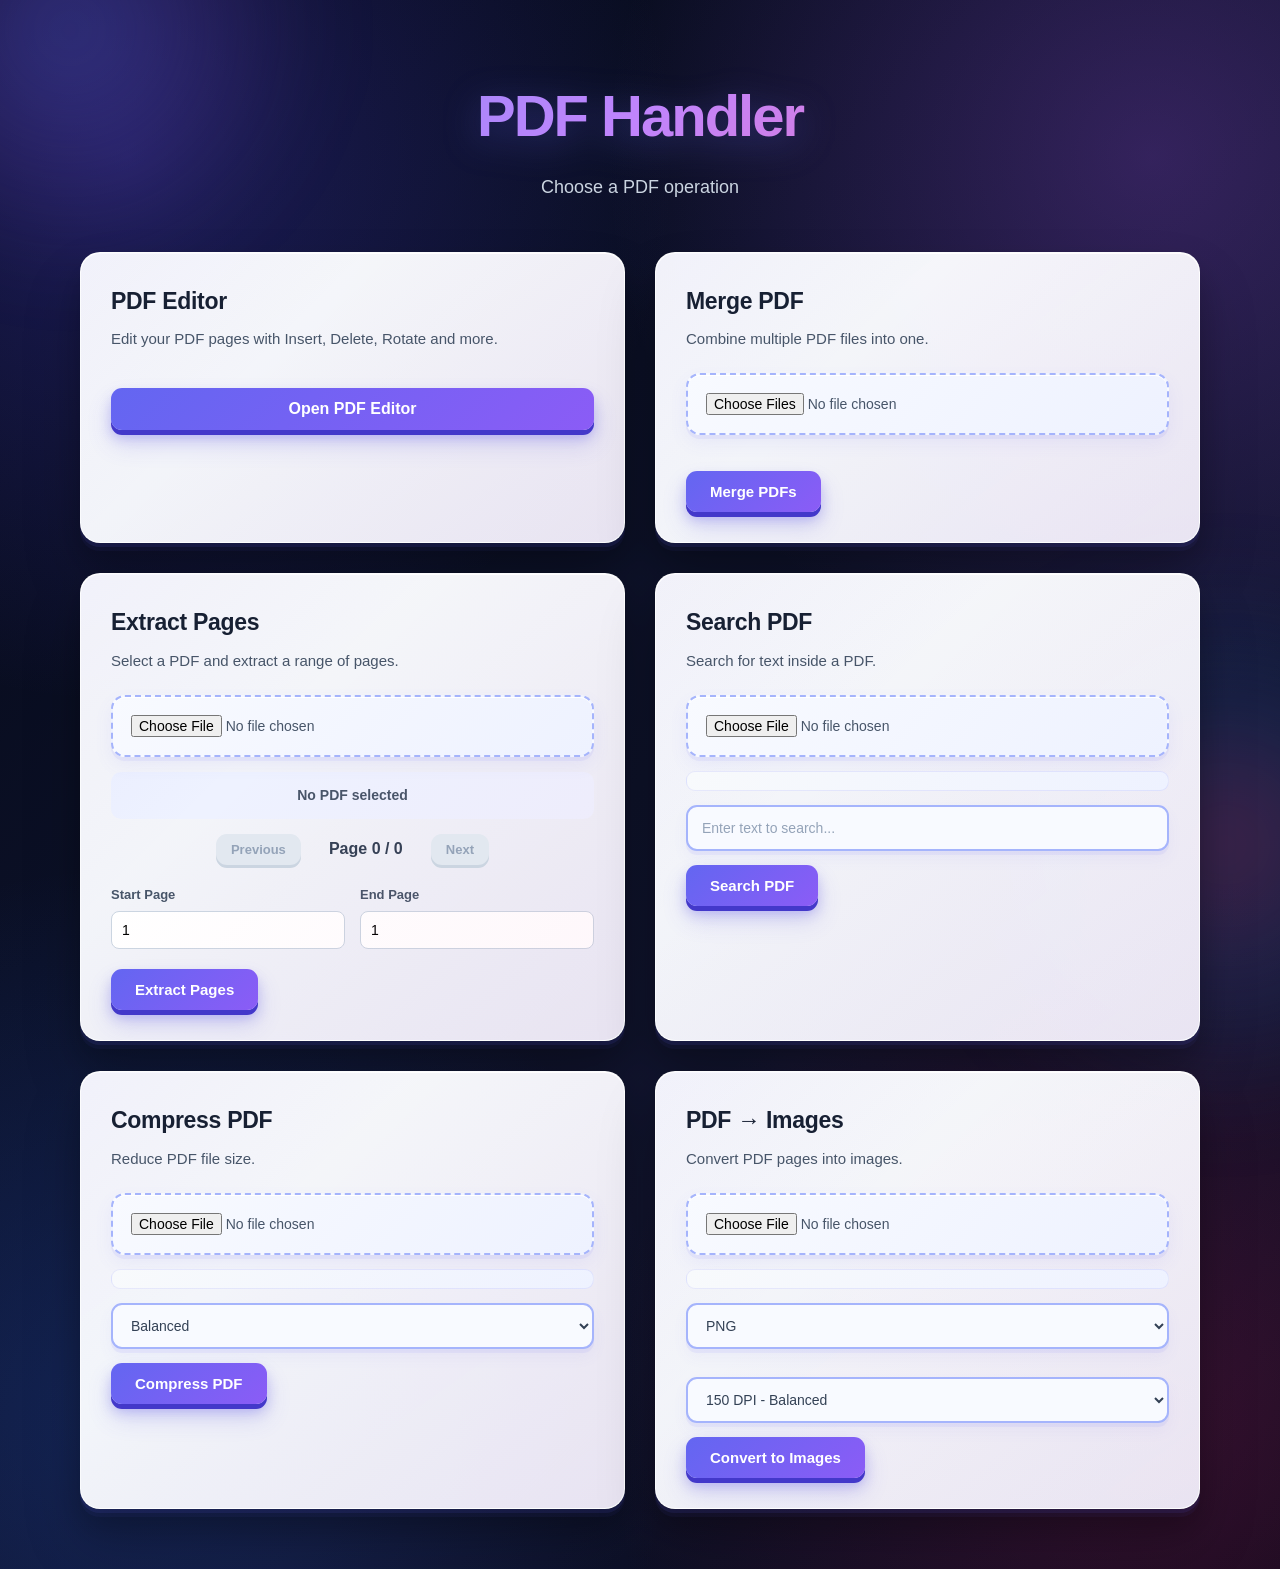
<file: frontend/index.html>
<!DOCTYPE html>
<html lang="en">

<head>

    <meta charset="UTF-8">

    <meta
        name="viewport"
        content="width=device-width, initial-scale=1.0"
    >

    <title>PDF Handler</title>

    <link
        rel="stylesheet"
        href="css/style.css"
    >

</head>


<body>

<div class="container">

    <h1>PDF Handler</h1>

    <p>
        Choose a PDF operation
    </p>


    <div class="tools">


        <!-- ========================= -->
        <!-- PDF EDITOR -->
        <!-- ========================= -->

        <div class="tool-card">

            <h2>PDF Editor</h2>

            <p>
                Edit your PDF pages with Insert, Delete,
                Rotate and more.
            </p>

            <button
                id="editorButton"
                class="editor-button"
            >
                Open PDF Editor
            </button>

        </div>


        <!-- ========================= -->
        <!-- MERGE PDF -->
        <!-- ========================= -->

        <div class="tool-card">

            <h2>Merge PDF</h2>

            <p>
                Combine multiple PDF files into one.
            </p>

            <input
                type="file"
                id="pdfFiles"
                accept=".pdf"
                multiple
            >

            <div id="fileList"></div>

            <button id="mergeButton">
                Merge PDFs
            </button>

        </div>


        <!-- ========================= -->
        <!-- EXTRACT PDF -->
        <!-- ========================= -->

        <div class="tool-card">

            <h2>Extract Pages</h2>

            <p>
                Select a PDF and extract a range of pages.
            </p>

            <input
                type="file"
                id="extractPdf"
                accept=".pdf"
            >

            <!-- PDF INFORMATION -->

            <div
                id="pdfInfo"
                class="pdf-info"
            >
                No PDF selected
            </div>


            <!-- PDF PREVIEW -->

            <div
                id="previewContainer"
                class="preview-container"
            >

                <img
                    id="pdfPreview"
                    alt="PDF Preview"
                >

            </div>


            <!-- PAGE NAVIGATION -->

            <div
                id="pageNavigation"
                class="page-navigation"
            >

                <button
                    id="previousPage"
                    disabled
                >
                    Previous
                </button>


                <span id="pageNumber">
                    Page 0 / 0
                </span>


                <button
                    id="nextPage"
                    disabled
                >
                    Next
                </button>

            </div>


            <!-- EXTRACTION RANGE -->

            <div class="extract-range">

                <div>

                    <label for="startPage">
                        Start Page
                    </label>

                    <input
                        type="number"
                        id="startPage"
                        min="1"
                        value="1"
                    >

                </div>


                <div>

                    <label for="endPage">
                        End Page
                    </label>

                    <input
                        type="number"
                        id="endPage"
                        min="1"
                        value="1"
                    >

                </div>

            </div>


            <button id="extractButton">
                Extract Pages
            </button>

        </div>


        <!-- ========================= -->
        <!-- SEARCH PDF -->
        <!-- ========================= -->

        <div class="tool-card">

            <h2>Search PDF</h2>

            <p>
                Search for text inside a PDF.
            </p>

            <input
                type="file"
                id="searchPdfFile"
                accept=".pdf"
            >

            <div
                id="searchFileName"
                class="selected-file"
            ></div>

            <input
                type="text"
                id="searchText"
                placeholder="Enter text to search..."
                class="search-input"
            >

            <button id="searchButton">
                Search PDF
            </button>

            <div id="searchResults"></div>

        </div>


        <!-- ========================= -->
        <!-- COMPRESS PDF -->
        <!-- ========================= -->

        <div class="tool-card">

            <h2>Compress PDF</h2>

            <p>
                Reduce PDF file size.
            </p>

            <input
                type="file"
                id="compressPdfFile"
                accept=".pdf"
            >

            <div
                id="compressFileName"
                class="selected-file"
            ></div>


            <select
                id="compressionQuality"
                class="compression-select"
            >

                <option value="low">
                    Strong Compression
                </option>

                <option
                    value="medium"
                    selected
                >
                    Balanced
                </option>

                <option value="high">
                    High Quality
                </option>

            </select>


            <button id="compressButton">
                Compress PDF
            </button>


            <div id="compressStatus"></div>

        </div>


        <!-- ========================= -->
        <!-- CONVERT PDF -->
        <!-- ========================= -->

        <div class="tool-card">

            <h2>PDF → Images</h2>

            <p>
                Convert PDF pages into images.
            </p>


            <input
                type="file"
                id="convertPdfFile"
                accept=".pdf"
            >


            <div
                id="convertFileName"
                class="selected-file"
            ></div>


            <!-- IMAGE FORMAT -->

            <select
                id="imageFormat"
                class="compression-select"
            >

                <option value="png">
                    PNG
                </option>

                <option value="jpg">
                    JPG
                </option>

            </select>


            <!-- DPI -->

            <select
                id="imageDpi"
                class="compression-select"
            >

                <option value="72">
                    72 DPI - Fast
                </option>

                <option
                    value="150"
                    selected
                >
                    150 DPI - Balanced
                </option>

                <option value="200">
                    200 DPI - High Quality
                </option>

                <option value="300">
                    300 DPI - Very High Quality
                </option>

            </select>


            <button id="convertButton">
                Convert to Images
            </button>


            <div id="convertStatus"></div>

        </div>


    </div>


    <!-- STATUS -->

    <p id="status"></p>


</div>


<!-- ========================= -->
<!-- JAVASCRIPT -->
<!-- ========================= -->

<script src="js/app.js"></script>


<script>

    /*
     * Open PDF Editor
     */

    document
        .getElementById("editorButton")
        .addEventListener("click", function () {

            window.location.href = "editor.html";

        });

</script>


</body>

</html>
</file>
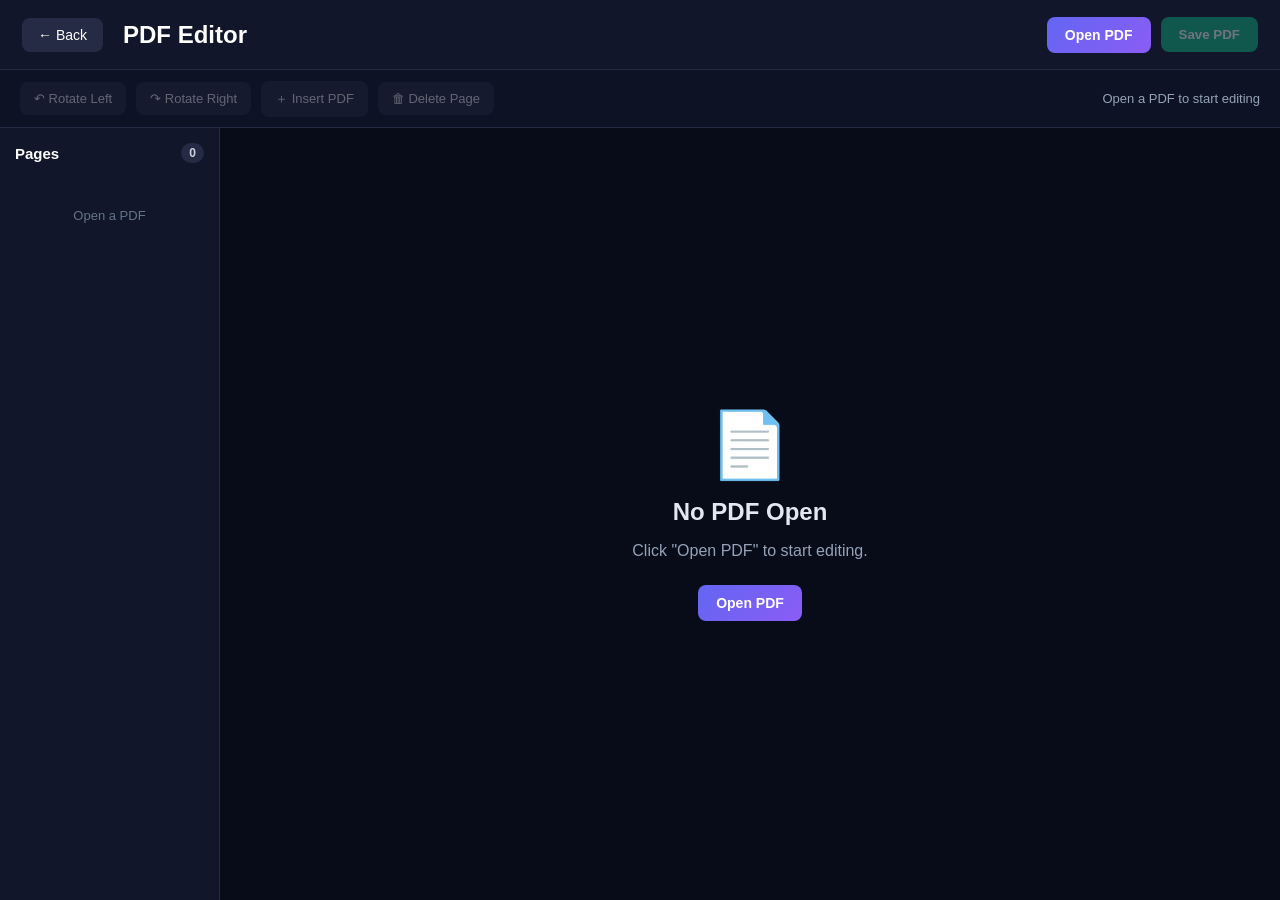
<file: frontend/editor.html>
<!DOCTYPE html>
<html lang="en">

<head>

    <meta charset="UTF-8">

    <meta
        name="viewport"
        content="width=device-width, initial-scale=1.0"
    >

    <title>PDF Editor</title>

    <link
        rel="stylesheet"
        href="css/editor.css"
    >

</head>


<body>


<div class="editor-page">


    <!-- ========================= -->
    <!-- HEADER -->
    <!-- ========================= -->

    <header class="editor-header">

        <button
            id="backButton"
            class="back-button"
        >
            ← Back
        </button>


        <h1>PDF Editor</h1>


        <div class="header-actions">

            <label class="open-pdf-button">

                Open PDF

                <input
                    type="file"
                    id="pdfInput"
                    accept=".pdf"
                    hidden
                >

            </label>


            <button
                id="saveButton"
                disabled
            >
                Save PDF
            </button>

        </div>

    </header>


    <!-- ========================= -->
    <!-- TOOLBAR -->
    <!-- ========================= -->

    <div class="toolbar">

        <button
            id="rotateLeftButton"
            disabled
        >
            ↶ Rotate Left
        </button>


        <button
            id="rotateRightButton"
            disabled
        >
            ↷ Rotate Right
        </button>


        <button
            id="insertButton"
            disabled
        >
            ＋ Insert PDF
        </button>


        <button
            id="deleteButton"
            disabled
        >
            🗑 Delete Page
        </button>


        <input
            type="file"
            id="insertInput"
            accept=".pdf"
            hidden
        >


        <span
            id="editorStatus"
            class="editor-status"
        >
            Open a PDF to start editing
        </span>

    </div>


    <!-- ========================= -->
    <!-- WORKSPACE -->
    <!-- ========================= -->

    <main class="workspace">


        <!-- PAGE SIDEBAR -->

        <aside class="pages-sidebar">

            <div class="sidebar-title">

                <span>Pages</span>

                <span id="pageCount">
                    0
                </span>

            </div>


            <div id="pageList">

                <div class="empty-pages">

                    Open a PDF

                </div>

            </div>

        </aside>


        <!-- PDF PREVIEW -->

        <section class="preview-area">


            <div
                id="emptyPreview"
                class="empty-preview"
            >

                <div class="empty-icon">
                    📄
                </div>

                <h2>
                    No PDF Open
                </h2>

                <p>
                    Click "Open PDF" to start editing.
                </p>


                <label class="open-large-button">

                    Open PDF

                    <input
                        type="file"
                        id="pdfInputLarge"
                        accept=".pdf"
                        hidden
                    >

                </label>

            </div>


            <div
                id="pdfPreview"
                class="pdf-preview"
            >

                <div class="preview-header">

                    <span id="currentPageText">
                        Page 0
                    </span>

                </div>


                <div class="page-canvas-container">

                    <img
                        id="pageImage"
                        alt="PDF Page"
                    >

                </div>

            </div>


        </section>


    </main>


</div>


<script src="js/editor.js"></script>


</body>

</html>
</file>
<file: frontend/css/style.css>
/* =========================================
   PDF HANDLER - MODERN POPUP DARK UI
========================================= */

:root {
    --primary: #6366f1;
    --primary-dark: #4f46e5;
    --secondary: #8b5cf6;

    --text-dark: #172033;
    --text: #475569;
    --text-light: #94a3b8;

    --background: #080b18;
    --card: #ffffff;
    --border: #e2e8f0;

    --success: #10b981;

    --radius: 20px;
}


/* =========================================
   RESET
========================================= */

* {
    margin: 0;
    padding: 0;
    box-sizing: border-box;
}

html {
    scroll-behavior: smooth;
}


/* =========================================
   BODY
========================================= */

body {
    font-family:
        Inter,
        -apple-system,
        BlinkMacSystemFont,
        "Segoe UI",
        sans-serif;

    min-height: 100vh;

    color: #f8fafc;

    line-height: 1.6;

    position: relative;

    overflow-x: hidden;

    background:
        radial-gradient(
            circle at 10% 10%,
            rgba(79, 70, 229, 0.30),
            transparent 30%
        ),
        radial-gradient(
            circle at 90% 10%,
            rgba(168, 85, 247, 0.25),
            transparent 30%
        ),
        radial-gradient(
            circle at 10% 90%,
            rgba(37, 99, 235, 0.22),
            transparent 30%
        ),
        radial-gradient(
            circle at 90% 90%,
            rgba(219, 39, 119, 0.22),
            transparent 30%
        ),
        linear-gradient(
            135deg,
            #050816 0%,
            #0b1026 35%,
            #11142e 65%,
            #050816 100%
        );
}


/* =========================================
   BACKGROUND GLOW
========================================= */

body::before {
    content: "";

    position: fixed;

    width: 500px;
    height: 500px;

    top: -220px;
    left: -180px;

    background:
        radial-gradient(
            circle,
            rgba(99, 102, 241, 0.35),
            rgba(139, 92, 246, 0.15),
            transparent 70%
        );

    filter: blur(45px);

    border-radius: 50%;

    pointer-events: none;

    z-index: -1;

    animation: floatLeft 12s ease-in-out infinite;
}


body::after {
    content: "";

    position: fixed;

    width: 550px;
    height: 550px;

    right: -220px;
    bottom: -220px;

    background:
        radial-gradient(
            circle,
            rgba(236, 72, 153, 0.30),
            rgba(59, 130, 246, 0.15),
            transparent 70%
        );

    filter: blur(50px);

    border-radius: 50%;

    pointer-events: none;

    z-index: -1;

    animation: floatRight 14s ease-in-out infinite;
}


/* =========================================
   BACKGROUND ANIMATION
========================================= */

@keyframes floatLeft {
    0% {
        transform: translate(0, 0) scale(1);
    }

    50% {
        transform: translate(45px, 35px) scale(1.08);
    }

    100% {
        transform: translate(0, 0) scale(1);
    }
}


@keyframes floatRight {
    0% {
        transform: translate(0, 0) scale(1);
    }

    50% {
        transform: translate(-45px, -35px) scale(1.08);
    }

    100% {
        transform: translate(0, 0) scale(1);
    }
}


/* =========================================
   MAIN CONTAINER
========================================= */

.container {
    width: min(1120px, 92%);

    margin: 0 auto;

    padding: 70px 0 60px;

    perspective: 1400px;
}


/* =========================================
   HEADER
========================================= */

.container > h1 {
    text-align: center;

    font-size: clamp(38px, 6vw, 58px);

    font-weight: 800;

    letter-spacing: -2px;

    background:
        linear-gradient(
            135deg,
            #818cf8,
            #c084fc,
            #f472b6
        );

    -webkit-background-clip: text;
    background-clip: text;

    -webkit-text-fill-color: transparent;

    margin-bottom: 10px;

    filter:
        drop-shadow(
            0 8px 18px rgba(99, 102, 241, 0.35)
        );
}


.container > p {
    text-align: center;

    font-size: 18px;

    color: #cbd5e1;

    margin-bottom: 50px;
}


/* =========================================
   TOOL GRID
========================================= */

.tools {
    display: grid;

    grid-template-columns:
        repeat(2, minmax(0, 1fr));

    gap: 30px;

    perspective: 1400px;
}


/* =========================================
   TOOL CARD
========================================= */

.tool-card {
    position: relative;

    background:
        linear-gradient(
            145deg,
            rgba(255, 255, 255, 0.98),
            rgba(241, 245, 255, 0.96)
        );

    border: 1px solid rgba(255, 255, 255, 0.8);

    border-radius: var(--radius);

    padding: 30px;

    box-shadow:
        0 4px 0 rgba(99, 102, 241, 0.10),
        0 8px 0 rgba(99, 102, 241, 0.05),
        0 18px 30px rgba(0, 0, 0, 0.20),
        0 35px 60px rgba(0, 0, 0, 0.18),
        inset 0 1px 0 rgba(255, 255, 255, 1);

    overflow: hidden;

    transform: translateY(0) scale(1);

    transition:
        transform 0.35s cubic-bezier(0.2, 0.8, 0.2, 1),
        box-shadow 0.35s ease,
        border-color 0.35s ease;
}


/* =========================================
   CARD DEPTH LAYER
========================================= */

.tool-card::after {
    content: "";

    position: absolute;

    inset: 0;

    border-radius: var(--radius);

    background:
        linear-gradient(
            135deg,
            rgba(99, 102, 241, 0.06),
            transparent 35%,
            rgba(236, 72, 153, 0.05)
        );

    pointer-events: none;

    z-index: 0;
}


/* =========================================
   CARD TOP ACCENT
========================================= */

.tool-card::before {
    content: "";

    position: absolute;

    top: 0;
    left: 0;

    width: 100%;
    height: 5px;

    background:
        linear-gradient(
            90deg,
            #6366f1,
            #8b5cf6,
            #ec4899
        );

    transform: scaleX(0);

    transform-origin: left;

    transition:
        transform 0.35s ease;

    z-index: 5;
}


/* =========================================
   CARD HOVER - POPUP EFFECT
========================================= */

.tool-card:hover {
    transform:
        translateY(-10px)
        scale(1.015);

    border-color:
        rgba(129, 140, 248, 0.65);

    box-shadow:
        0 8px 0 rgba(99, 102, 241, 0.12),
        0 18px 35px rgba(0, 0, 0, 0.22),
        0 35px 65px rgba(0, 0, 0, 0.25),
        0 0 30px rgba(99, 102, 241, 0.12),
        inset 0 1px 0 white;
}


.tool-card:hover::before {
    transform: scaleX(1);
}


/* =========================================
   CARD CONTENT
========================================= */

.tool-card h2 {
    position: relative;

    z-index: 2;

    font-size: 23px;

    font-weight: 700;

    color: var(--text-dark);

    margin-bottom: 8px;

    letter-spacing: -0.3px;

    transform: none;

    transition:
        transform 0.35s ease;
}


.tool-card p {
    position: relative;

    z-index: 2;

    color: var(--text);

    font-size: 15px;

    margin-bottom: 22px;

    transform: none;
}


.tool-card:hover h2 {
    transform: none;
}


/* =========================================
   FILE UPLOAD
========================================= */

.tool-card input[type="file"] {
    position: relative;

    z-index: 3;

    width: 100%;

    padding: 18px;

    border: 2px dashed #a5b4fc;

    border-radius: 14px;

    background:
        linear-gradient(
            135deg,
            #f8faff,
            #eef2ff
        );

    color: var(--text);

    cursor: pointer;

    font-size: 14px;

    box-shadow:
        0 4px 0 rgba(99, 102, 241, 0.08),
        0 8px 18px rgba(99, 102, 241, 0.08),
        inset 0 1px 0 white;

    transform: none;

    transition:
        transform 0.25s ease,
        border-color 0.25s ease,
        background 0.25s ease,
        box-shadow 0.25s ease;
}


.tool-card input[type="file"]:hover {
    border-color: var(--primary);

    background:
        linear-gradient(
            135deg,
            #eef2ff,
            #e0e7ff
        );

    transform:
        translateY(-2px);

    box-shadow:
        0 5px 0 rgba(79, 70, 229, 0.12),
        0 12px 25px rgba(99, 102, 241, 0.18);
}


.tool-card input[type="file"]:focus {
    outline: none;

    border-color: var(--primary);

    box-shadow:
        0 0 0 4px rgba(99, 102, 241, 0.15),
        0 8px 20px rgba(99, 102, 241, 0.12);
}


/* =========================================
   FILE LIST
========================================= */

#fileList {
    margin: 18px 0;

    display: flex;

    flex-direction: column;

    gap: 9px;

    max-height: 180px;

    overflow-y: auto;

    position: relative;

    z-index: 4;
}


#fileList p {
    margin: 0;

    padding: 10px 14px;

    background:
        linear-gradient(
            135deg,
            #f8fafc,
            #eef2ff
        );

    border: 1px solid rgba(99, 102, 241, 0.12);

    border-radius: 10px;

    color: #334155;

    font-size: 14px;

    text-align: left;

    box-shadow:
        0 3px 0 rgba(99, 102, 241, 0.08),
        0 5px 12px rgba(0, 0, 0, 0.06);

    transform: none;

    transition:
        transform 0.2s ease,
        background 0.2s ease,
        box-shadow 0.2s ease;
}


#fileList p:hover {
    background:
        linear-gradient(
            135deg,
            #eef2ff,
            #e0e7ff
        );

    transform:
        translateX(5px);

    box-shadow:
        0 4px 0 rgba(99, 102, 241, 0.12),
        0 8px 18px rgba(99, 102, 241, 0.12);
}


/* =========================================
   BUTTON
========================================= */

button {
    position: relative;

    z-index: 5;

    border: none;

    padding: 12px 24px;

    border-radius: 11px;

    font-size: 15px;

    font-weight: 600;

    color: white;

    background:
        linear-gradient(
            135deg,
            #6366f1,
            #8b5cf6
        );

    cursor: pointer;

    box-shadow:
        0 5px 0 #4338ca,
        0 8px 12px rgba(79, 70, 229, 0.25),
        0 14px 25px rgba(79, 70, 229, 0.18);

    transform: none;

    transition:
        transform 0.2s ease,
        box-shadow 0.2s ease,
        filter 0.2s ease;
}


button:hover:not(:disabled) {
    transform:
        translateY(-4px);

    box-shadow:
        0 7px 0 #4338ca,
        0 12px 18px rgba(79, 70, 229, 0.30),
        0 20px 35px rgba(79, 70, 229, 0.20);

    filter: brightness(1.08);
}


button:active:not(:disabled) {
    transform:
        translateY(3px);

    box-shadow:
        0 2px 0 #4338ca,
        0 5px 10px rgba(79, 70, 229, 0.20);
}


button:disabled {
    background: #e2e8f0;

    color: #94a3b8;

    cursor: not-allowed;

    box-shadow:
        0 3px 0 #cbd5e1;

    transform: none;
}


/* =========================================
   PDF PREVIEW
========================================= */

#pdfPreviewContainer {
    display: none;

    position: relative;

    margin-top: 55px;

    padding: 28px;

    background:
        linear-gradient(
            145deg,
            rgba(255, 255, 255, 0.98),
            rgba(241, 245, 255, 0.96)
        );

    border:
        1px solid rgba(255, 255, 255, 0.8);

    border-radius: var(--radius);

    box-shadow:
        0 5px 0 rgba(99, 102, 241, 0.08),
        0 20px 45px rgba(0, 0, 0, 0.25),
        0 35px 70px rgba(0, 0, 0, 0.18);

    overflow: hidden;

    transform: translateY(0);

    animation:
        previewAppear 0.45s ease;
}


#pdfPreviewContainer::before {
    content: "";

    position: absolute;

    top: 0;
    left: 0;

    width: 100%;
    height: 5px;

    background:
        linear-gradient(
            90deg,
            #6366f1,
            #8b5cf6,
            #ec4899
        );
}


#pdfPreviewContainer h2 {
    position: relative;

    color: var(--text-dark);

    font-size: 24px;

    text-align: center;

    margin-bottom: 22px;
}


#pdfViewer {
    display: block;

    width: 100%;

    height: 750px;

    border: none;

    border-radius: 14px;

    background: #e2e8f0;

    box-shadow:
        inset 0 0 0 1px rgba(15, 23, 42, 0.08),
        0 8px 25px rgba(0, 0, 0, 0.12);
}


@keyframes previewAppear {

    from {
        opacity: 0;

        transform:
            translateY(20px);
    }

    to {
        opacity: 1;

        transform:
            translateY(0);
    }
}


/* =========================================
   STATUS
========================================= */

#status {
    margin: 30px auto 0;

    width: min(650px, 100%);

    padding: 14px 20px;

    border-radius: 12px;

    background:
        rgba(255, 255, 255, 0.94);

    border:
        1px solid rgba(255, 255, 255, 0.8);

    color: var(--text);

    font-size: 15px;

    text-align: center;

    box-shadow:
        0 4px 0 rgba(99, 102, 241, 0.06),
        0 10px 25px rgba(0, 0, 0, 0.16);

    transform: none;

    transition:
        transform 0.3s ease,
        box-shadow 0.3s ease;
}


#status:empty {
    display: none;
}


#status:hover {
    transform:
        translateY(-3px);

    box-shadow:
        0 5px 0 rgba(99, 102, 241, 0.08),
        0 15px 30px rgba(0, 0, 0, 0.20);
}


/* =========================================
   SCROLLBAR
========================================= */

#fileList::-webkit-scrollbar {
    width: 6px;
}


#fileList::-webkit-scrollbar-track {
    background: #f1f5f9;

    border-radius: 10px;
}


#fileList::-webkit-scrollbar-thumb {
    background:
        linear-gradient(
            #6366f1,
            #8b5cf6
        );

    border-radius: 10px;
}


#fileList::-webkit-scrollbar-thumb:hover {
    background: #818cf8;
}


/* =========================================
   TABLET
========================================= */

@media (max-width: 850px) {

    .container {
        width: 90%;

        padding-top: 50px;
    }


    .tools {
        grid-template-columns: 1fr;

        gap: 24px;
    }


    .tool-card {
        min-height: auto;
    }


    #pdfViewer {
        height: 650px;
    }
}


/* =========================================
   MOBILE
========================================= */

@media (max-width: 600px) {

    .container {
        width: 92%;

        padding: 40px 0 50px;
    }


    .container > h1 {
        font-size: 38px;

        letter-spacing: -1px;
    }


    .container > p {
        font-size: 16px;

        margin-bottom: 35px;
    }


    .tool-card {
        padding: 22px;

        border-radius: 17px;

        transform:
            translateY(0)
            scale(1);
    }


    .tool-card:hover {
        transform:
            translateY(-6px)
            scale(1.01);

        box-shadow:
            0 6px 0 rgba(99, 102, 241, 0.10),
            0 20px 35px rgba(0, 0, 0, 0.20),
            0 30px 55px rgba(99, 102, 241, 0.10);
    }


    .tool-card h2 {
        font-size: 21px;

        transform: none;
    }


    .tool-card p {
        font-size: 14px;

        transform: none;
    }


    .tool-card input[type="file"] {
        padding: 15px;

        font-size: 13px;

        transform: none;
    }


    .tool-card input[type="file"]:hover {
        transform:
            translateY(-2px);
    }


    button {
        width: 100%;

        padding: 13px 20px;

        transform: none;
    }


    button:hover:not(:disabled) {
        transform:
            translateY(-3px);
    }


    #pdfPreviewContainer {
        margin-top: 35px;

        padding: 18px;

        border-radius: 16px;
    }


    #pdfPreviewContainer h2 {
        font-size: 20px;

        margin-bottom: 15px;
    }


    #pdfViewer {
        height: 500px;

        border-radius: 10px;
    }
}


/* =========================================
   SMALL MOBILE
========================================= */

@media (max-width: 380px) {

    .container > h1 {
        font-size: 32px;
    }


    .tool-card {
        padding: 18px;
    }


    .tool-card h2 {
        font-size: 20px;
    }


    #pdfViewer {
        height: 420px;
    }
}


/* =========================================
   ACCESSIBILITY
========================================= */

@media (prefers-reduced-motion: reduce) {

    *,
    *::before,
    *::after {

        animation-duration:
            0.01ms !important;

        animation-iteration-count:
            1 !important;

        transition-duration:
            0.01ms !important;

        scroll-behavior:
            auto !important;
    }
}


/* ========================================
   EXTRACT PAGE CONTROLS
======================================== */

.page-controls {
    position: relative;

    z-index: 3;

    display: flex;

    gap: 12px;

    margin: 18px 0;

    transform: none;
}


.page-controls input {
    width: 50%;

    padding: 13px 14px;

    border: 2px solid #a5b4fc;

    border-radius: 11px;

    background: #f8faff;

    color: #334155;

    font-size: 14px;

    outline: none;

    box-shadow:
        0 4px 0 rgba(99, 102, 241, 0.08),
        0 8px 15px rgba(99, 102, 241, 0.06);

    transition:
        border-color 0.25s ease,
        box-shadow 0.25s ease,
        transform 0.25s ease;
}


.page-controls input::placeholder {
    color: #94a3b8;
}


.page-controls input:focus {
    border-color: #6366f1;

    box-shadow:
        0 0 0 4px rgba(99, 102, 241, 0.12),
        0 8px 20px rgba(99, 102, 241, 0.12);

    transform: translateY(-2px);
}


/* ========================================
   SELECTED FILE
======================================== */

.selected-file {
    position: relative;

    z-index: 3;

    margin-top: 14px;

    padding: 9px 12px;

    border-radius: 9px;

    background:
        linear-gradient(
            135deg,
            #f8fafc,
            #eef2ff
        );

    border: 1px solid
        rgba(99, 102, 241, 0.12);

    color: #475569;

    font-size: 13px;

    overflow: hidden;

    text-overflow: ellipsis;

    white-space: nowrap;
}


/* ========================================
   PDF INFO
======================================== */

.pdf-info {
    margin: 15px 0;

    padding: 12px;

    border-radius: 10px;

    background: #eef2ff;

    color: #475569;

    text-align: center;

    font-size: 14px;

    font-weight: 600;
}


/* ========================================
   PDF PREVIEW
======================================== */

.preview-container {

    display: none;

    width: 100%;

    height: 400px;

    margin: 15px 0;

    padding: 15px;

    background: #1e293b;

    border-radius: 14px;

    overflow: auto;

    text-align: center;

    box-shadow:
        inset 0 0 15px rgba(0, 0, 0, 0.25);

}


#pdfPreview {

    max-width: 100%;

    height: auto;

    border-radius: 5px;

    box-shadow:
        0 5px 20px rgba(0, 0, 0, 0.3);

}


/* ========================================
   PAGE NAVIGATION
======================================== */

.page-navigation {

    display: flex;

    align-items: center;

    justify-content: center;

    gap: 15px;

    margin: 15px 0;

}


.page-navigation button {

    width: auto;

    padding: 8px 15px;

    font-size: 13px;

}


#pageNumber {

    min-width: 100px;

    text-align: center;

    color: #334155;

    font-weight: 600;
}


/* ========================================
   EXTRACTION RANGE
======================================== */

.extract-range {

    display: flex;

    gap: 15px;

    margin: 20px 0;

}


.extract-range > div {

    flex: 1;
}


.extract-range label {

    display: block;

    margin-bottom: 6px;

    color: #475569;

    font-size: 13px;

    font-weight: 600;
}


.extract-range input {

    width: 100%;

    padding: 10px;

    border: 1px solid #cbd5e1;

    border-radius: 8px;

    font-size: 14px;
}


.extract-range input:focus {

    outline: none;

    border-color: #6366f1;

    box-shadow:
        0 0 0 3px rgba(99, 102, 241, 0.12);
}


/* ========================================
   SEARCH PDF
======================================== */

.search-input {

    position: relative;

    z-index: 3;

    width: 100%;

    padding: 13px 14px;

    margin: 14px 0;

    border: 2px solid #a5b4fc;

    border-radius: 11px;

    background: #f8faff;

    color: #334155;

    font-size: 14px;

    outline: none;

    box-shadow:
        0 4px 0 rgba(99, 102, 241, 0.08),
        0 8px 15px rgba(99, 102, 241, 0.06);

    transition:
        border-color 0.25s ease,
        box-shadow 0.25s ease;
}


.search-input::placeholder {
    color: #94a3b8;
}


.search-input:focus {

    border-color: #6366f1;

    box-shadow:
        0 0 0 4px rgba(99, 102, 241, 0.12),
        0 8px 20px rgba(99, 102, 241, 0.12);
}


/* ========================================
   SEARCH RESULTS
======================================== */

#searchResults {

    margin-top: 18px;

    position: relative;

    z-index: 3;

    color: #475569;
}


/* Summary */

.search-summary {

    padding: 12px 14px;

    margin-bottom: 12px;

    border-radius: 10px;

    background:
        linear-gradient(
            135deg,
            #eef2ff,
            #f8fafc
        );

    border:
        1px solid
        rgba(99, 102, 241, 0.15);

    color: #475569;

    font-size: 14px;

    text-align: center;

    box-shadow:
        0 4px 10px
        rgba(99, 102, 241, 0.08);
}


/* Result list */

.search-result-list {

    display: flex;

    flex-direction: column;

    gap: 8px;

    max-height: 200px;

    overflow-y: auto;
}


/* Individual result */

.search-result-item {

    display: flex;

    justify-content: space-between;

    align-items: center;

    padding: 10px 14px;

    border-radius: 9px;

    background: #f8fafc;

    border:
        1px solid
        rgba(99, 102, 241, 0.10);

    color: #334155;

    font-size: 13px;

    box-shadow:
        0 3px 8px
        rgba(0, 0, 0, 0.05);

    transition:
        transform 0.2s ease,
        background 0.2s ease;
}


.search-result-item:hover {

    transform: translateX(4px);

    background: #eef2ff;
}


/* ========================================
   COMPRESSION SELECT
======================================== */

.compression-select {

    position: relative;

    z-index: 3;

    width: 100%;

    padding: 12px 14px;

    margin: 14px 0;

    border: 2px solid #a5b4fc;

    border-radius: 11px;

    background: #f8faff;

    color: #334155;

    font-size: 14px;

    font-weight: 500;

    outline: none;

    cursor: pointer;

    box-shadow:
        0 4px 0 rgba(99, 102, 241, 0.08),
        0 8px 15px rgba(99, 102, 241, 0.06);

    transition:
        border-color 0.25s ease,
        box-shadow 0.25s ease;
}


.compression-select:hover {

    border-color: #6366f1;
}


.compression-select:focus {

    border-color: #6366f1;

    box-shadow:
        0 0 0 4px rgba(99, 102, 241, 0.12),
        0 8px 20px rgba(99, 102, 241, 0.12);
}


/* ========================================
   COMPRESS STATUS
======================================== */

#compressStatus {

    margin-top: 15px;

    position: relative;

    z-index: 3;

    color: #475569;

    font-size: 14px;

    text-align: center;
}


#compressStatus p {

    margin: 0;

    padding: 10px;

    border-radius: 9px;

    background: #eef2ff;

    border:
        1px solid
        rgba(99, 102, 241, 0.12);
}


/* ========================================
   MOBILE - PAGE CONTROLS
======================================== */

@media (max-width: 600px) {

    .page-controls {

        flex-direction: column;
    }


    .page-controls input {

        width: 100%;
    }


    .preview-container {

        height: 300px;
    }


    .page-navigation {

        gap: 8px;
    }


    .page-navigation button {

        padding: 7px 10px;
    }


    .extract-range {

        gap: 10px;
    }


    .search-result-item {

        flex-direction: column;

        align-items: flex-start;

        gap: 4px;
    }
}
/* ========================================
   PDF EDITOR BUTTON
======================================== */

.editor-button {
    width: 100%;
    margin-top: 15px;
    font-size: 16px;
    font-weight: 600;
}
</file>
<file: frontend/css/editor.css>
* {
    box-sizing: border-box;
}


body {

    margin: 0;

    font-family:
        Inter,
        -apple-system,
        BlinkMacSystemFont,
        "Segoe UI",
        sans-serif;

    background:
        linear-gradient(
            135deg,
            #050816,
            #0b1026,
            #11142e
        );

    color: white;

    height: 100vh;

    overflow: hidden;
}


/* =========================================
   MAIN
========================================= */

.editor-page {

    height: 100vh;

    display: flex;

    flex-direction: column;
}


/* =========================================
   HEADER
========================================= */

.editor-header {

    height: 70px;

    flex-shrink: 0;

    display: flex;

    align-items: center;

    padding: 0 22px;

    background: #11162a;

    border-bottom:
        1px solid #252b44;

    gap: 20px;
}


.editor-header h1 {

    margin: 0;

    font-size: 24px;

    font-weight: 700;
}


.back-button {

    border: none;

    padding: 9px 16px;

    border-radius: 8px;

    background: #252b44;

    color: white;

    cursor: pointer;

    font-size: 14px;
}


.back-button:hover {

    background: #343b5c;
}


.header-actions {

    margin-left: auto;

    display: flex;

    align-items: center;

    gap: 10px;
}


.open-pdf-button,
.open-large-button {

    display: inline-flex;

    align-items: center;

    justify-content: center;

    padding: 10px 18px;

    border-radius: 8px;

    background:
        linear-gradient(
            135deg,
            #6366f1,
            #8b5cf6
        );

    color: white;

    cursor: pointer;

    font-size: 14px;

    font-weight: 600;
}


.open-pdf-button:hover,
.open-large-button:hover {

    filter: brightness(1.1);
}


.header-actions button {

    border: none;

    padding: 10px 18px;

    border-radius: 8px;

    background: #10b981;

    color: white;

    cursor: pointer;

    font-weight: 600;
}


.header-actions button:disabled {

    opacity: 0.4;

    cursor: not-allowed;
}


/* =========================================
   TOOLBAR
========================================= */

.toolbar {

    min-height: 58px;

    flex-shrink: 0;

    display: flex;

    align-items: center;

    gap: 10px;

    padding: 0 20px;

    background: #0d1224;

    border-bottom:
        1px solid #252b44;
}


.toolbar button {

    border: none;

    padding: 9px 14px;

    border-radius: 8px;

    background: #252b44;

    color: white;

    cursor: pointer;

    font-size: 13px;
}


.toolbar button:hover:not(:disabled) {

    background: #3a4265;
}


.toolbar button:disabled {

    opacity: 0.35;

    cursor: not-allowed;
}


.editor-status {

    margin-left: auto;

    color: #94a3b8;

    font-size: 13px;
}


/* =========================================
   WORKSPACE
========================================= */

.workspace {

    flex: 1;

    min-height: 0;

    display: flex;
}


/* =========================================
   SIDEBAR
========================================= */

.pages-sidebar {

    width: 220px;

    flex-shrink: 0;

    background: #11162a;

    border-right:
        1px solid #252b44;

    overflow-y: auto;

    padding: 15px;
}


.sidebar-title {

    display: flex;

    justify-content: space-between;

    align-items: center;

    margin-bottom: 15px;

    font-size: 15px;

    font-weight: 700;
}


.sidebar-title span:last-child {

    padding: 3px 8px;

    border-radius: 10px;

    background: #252b44;

    color: #cbd5e1;

    font-size: 12px;
}


/* =========================================
   PAGE THUMBNAILS
========================================= */

.page-item {

    margin-bottom: 14px;

    padding: 8px;

    border-radius: 10px;

    cursor: pointer;

    border: 2px solid transparent;

    background: #181e34;

    transition:
        background 0.2s ease,
        border-color 0.2s ease,
        transform 0.2s ease;
}


.page-item:hover {

    background: #202844;

    transform: translateY(-2px);
}


.page-item.selected {

    border-color: #6366f1;

    background: #242c4a;
}


.page-thumbnail {

    width: 100%;

    min-height: 150px;

    display: flex;

    align-items: center;

    justify-content: center;

    background: white;

    border-radius: 5px;

    overflow: hidden;
}


.page-thumbnail img {

    display: block;

    width: 100%;

    height: auto;
}


.page-number {

    display: block;

    text-align: center;

    margin-top: 7px;

    color: #cbd5e1;

    font-size: 12px;
}


.empty-pages {

    padding: 30px 10px;

    text-align: center;

    color: #64748b;

    font-size: 13px;
}


/* =========================================
   PREVIEW AREA
========================================= */

.preview-area {

    flex: 1;

    min-width: 0;

    min-height: 0;

    background: #080b18;

    display: flex;

    align-items: center;

    justify-content: center;

    overflow: auto;

    padding: 30px;
}


/* =========================================
   EMPTY PREVIEW
========================================= */

.empty-preview {

    text-align: center;

    color: #94a3b8;
}


.empty-icon {

    font-size: 65px;

    margin-bottom: 15px;
}


.empty-preview h2 {

    margin: 0 0 8px;

    color: #e2e8f0;
}


.empty-preview p {

    margin-bottom: 25px;
}


/* =========================================
   PDF PREVIEW
========================================= */

.pdf-preview {

    width: 100%;

    height: 100%;

    display: none;

    flex-direction: column;

    align-items: center;
}


.preview-header {

    width: 100%;

    padding-bottom: 15px;

    color: #cbd5e1;

    text-align: center;

    font-size: 14px;
}


.page-canvas-container {

    flex: 1;

    width: 100%;

    display: flex;

    justify-content: center;

    align-items: flex-start;

    overflow: auto;

    padding: 10px;
}


#pageImage {

    display: block;

    max-width: min(850px, 90%);

    height: auto;

    background: white;

    box-shadow:
        0 15px 40px
        rgba(0, 0, 0, 0.45);

    border-radius: 2px;
}


/* =========================================
   SCROLLBAR
========================================= */

.pages-sidebar::-webkit-scrollbar,
.preview-area::-webkit-scrollbar,
.page-canvas-container::-webkit-scrollbar {

    width: 8px;

    height: 8px;
}


.pages-sidebar::-webkit-scrollbar-track,
.preview-area::-webkit-scrollbar-track,
.page-canvas-container::-webkit-scrollbar-track {

    background: #0b1020;
}


.pages-sidebar::-webkit-scrollbar-thumb,
.preview-area::-webkit-scrollbar-thumb,
.page-canvas-container::-webkit-scrollbar-thumb {

    background: #303852;

    border-radius: 10px;
}


/* =========================================
   MOBILE
========================================= */

@media (max-width: 700px) {

    .pages-sidebar {

        width: 130px;

    }


    .page-thumbnail {

        min-height: 100px;

    }


    .toolbar {

        overflow-x: auto;

    }


    .editor-status {

        display: none;

    }


    .editor-header h1 {

        font-size: 18px;

    }


    .back-button {

        padding: 8px 10px;

    }


    .open-pdf-button {

        padding: 8px 10px;

    }

}
</file>
